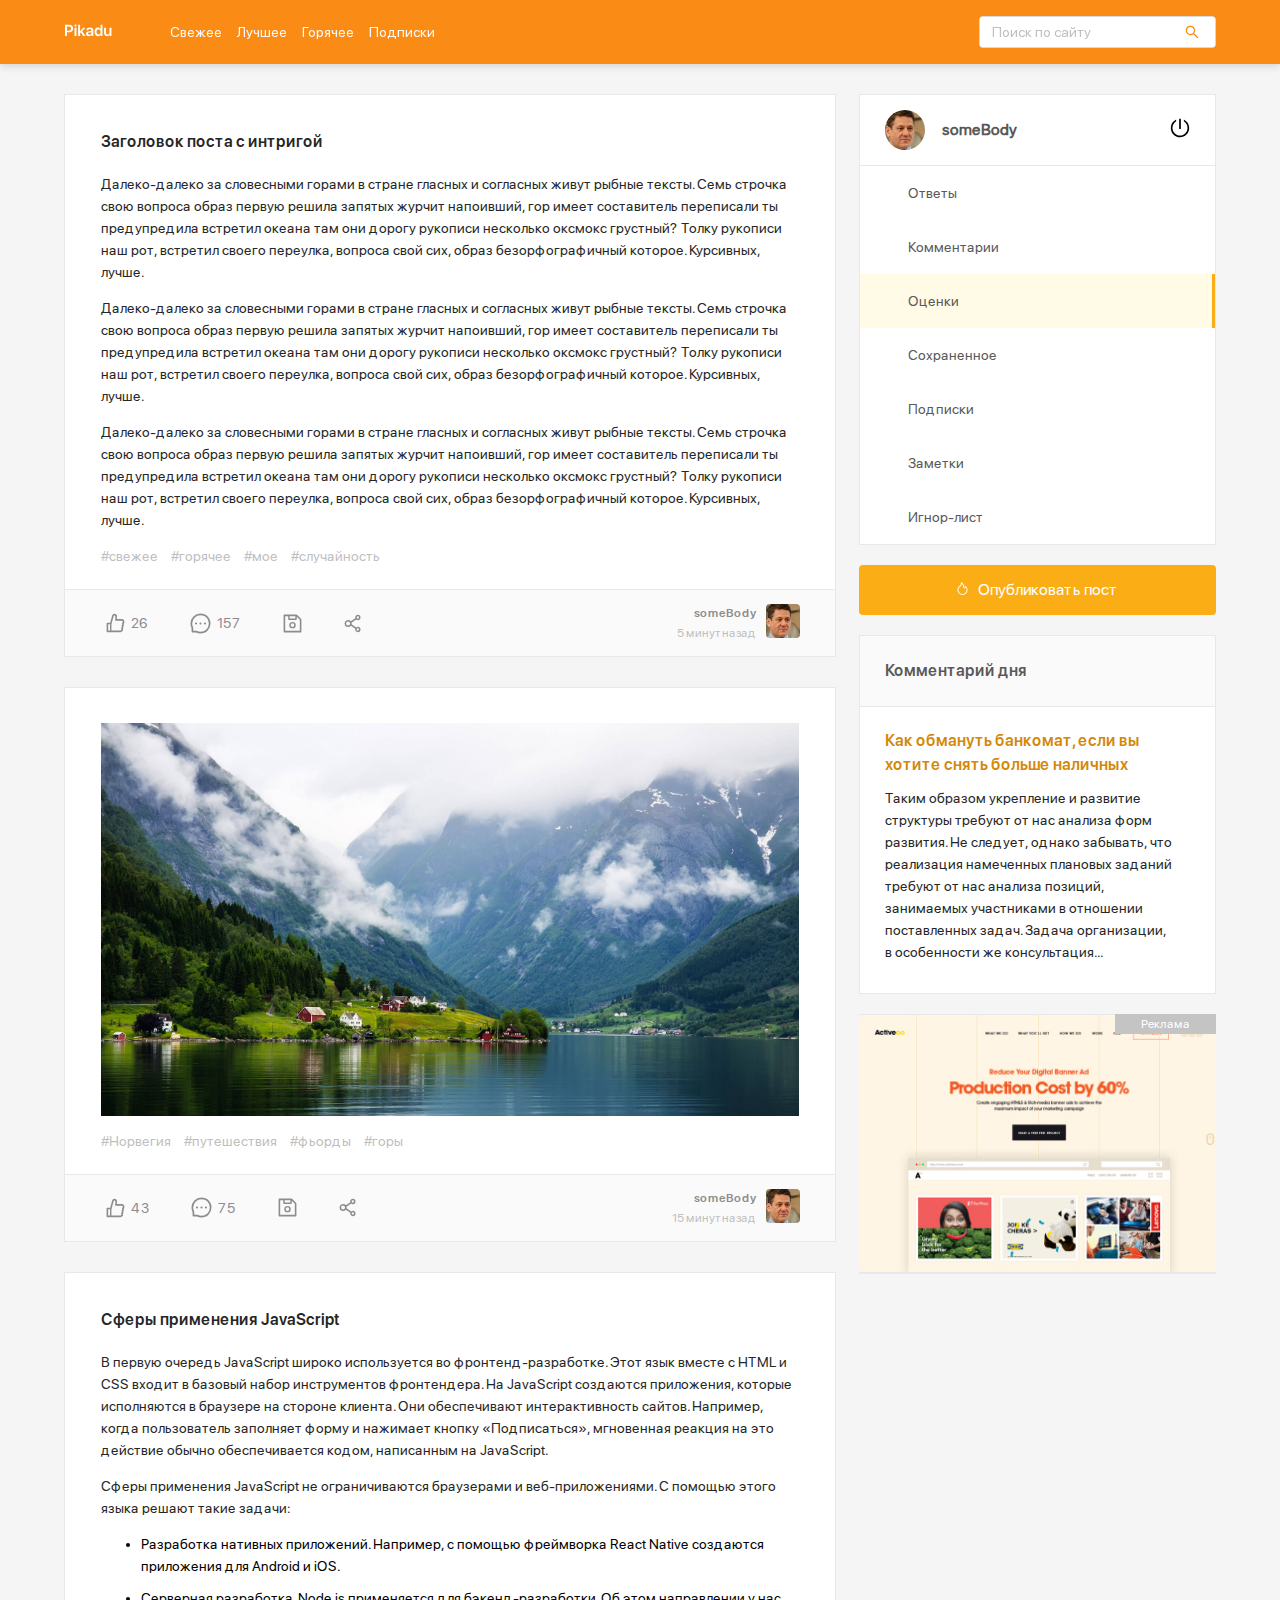
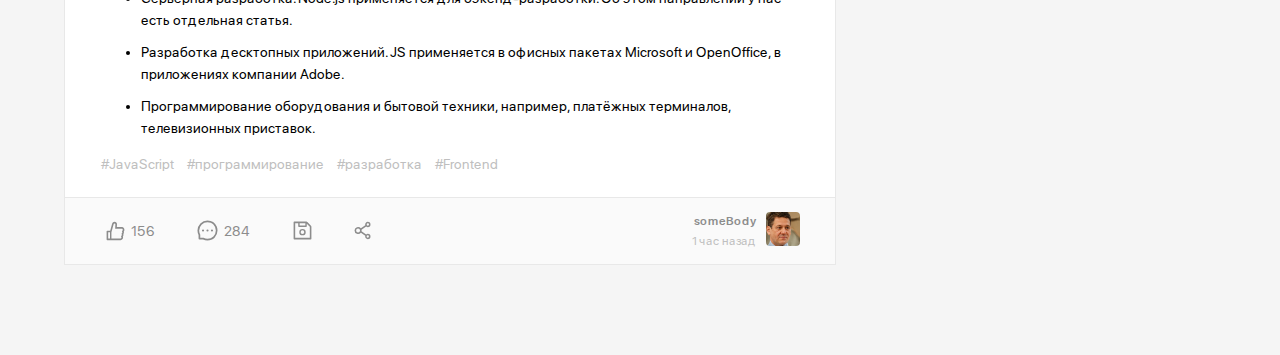
<file: index.html>
<!DOCTYPE html>
<html lang="ru">
<head>
  <meta charset="UTF-8">
  <meta name="viewport" content="width=device-width, initial-scale=1.0">
  <link rel="stylesheet" href="css/style.css">
  <link rel="stylesheet" href="css/normalize.css">
  <title>Pikadu</title>
</head>
<body>
  <header class="header">
    <div class="container">
        <div class="header-wrapper">
          <a href="#" class="header-logo">
            <img src="img/logo.svg" alt="logo" class="logo">
          </a>
          <nav class="header-nav">
            <ul class="header-menu">
              <li class="header-menu__item">
                <a href="#" class="header-menu__link">Свежее</a>
              </li>
              <li class="header-menu__item">
                <a href="#" class="header-menu__link">Лучшее</a>
              </li>
              <li class="header-menu__item">
                <a href="#" class="header-menu__link">Горячее</a>
              </li>
              <li class="header-menu__item">
                <a href="#" class="header-menu__link">Подписки</a>
              </li>
            </ul> 
          </nav>
          <div class="input-group search">
            <input type="search" placeholder="Поиск по сайту" class="search-input">
            <button class="search-button">
              <img src="img/search.svg" alt="search" class="search-icon">
            </button>
          </div>
          <a href="#" class="menu-toggle" id="menu-toggle">
            <span class="menu-lines"></span>
            <span class="menu-lines"></span>
            <span class="menu-lines"></span>
          </a>
        </div> 
    </div>
  </header>
  <div class="content">
    <div class="container">
      <div class="content-wrapper">
        <main class="posts">
          <section class="post">
            <div class="post-body">
              <h2 class="post-title">Заголовок поста с интригой</h2>
              <p class="post-text">Далеко-далеко за словесными горами в стране гласных и согласных живут рыбные тексты. Семь строчка свою вопроса образ первую решила запятых журчит напоивший, гор имеет составитель переписали ты предупредила встретил океана там они дорогу рукописи несколько оксмокс грустный? Толку рукописи наш рот, встретил своего переулка, вопроса свой сих, образ безорфографичный которое. Курсивных, лучше.</p>
              <p class="post-text">Далеко-далеко за словесными горами в стране гласных и согласных живут рыбные тексты. Семь строчка свою вопроса образ первую решила запятых журчит напоивший, гор имеет составитель переписали ты предупредила встретил океана там они дорогу рукописи несколько оксмокс грустный? Толку рукописи наш рот, встретил своего переулка, вопроса свой сих, образ безорфографичный которое. Курсивных, лучше.</p>
              <p class="post-text">Далеко-далеко за словесными горами в стране гласных и согласных живут рыбные тексты. Семь строчка свою вопроса образ первую решила запятых журчит напоивший, гор имеет составитель переписали ты предупредила встретил океана там они дорогу рукописи несколько оксмокс грустный? Толку рукописи наш рот, встретил своего переулка, вопроса свой сих, образ безорфографичный которое. Курсивных, лучше.</p>
              <div class="tags">
                <a href="#" class="tag">#свежее</a>
                <a href="#" class="tag">#горячее</a>
                <a href="#" class="tag">#мое</a>
                <a href="#" class="tag">#случайность</a>
              </div>
            </div>
            <div class="post-footer">
              <div class="post-buttons">
                <button class="likes post-button">
                  <svg width="19" height="20" class="icon icon-likes">
                    <use xlink:href="img/icons.svg#like"></use>
                  </svg>
                  <span class="likes-counter">26</span>
                </button>
                <button class="comms post-button">
                  <svg width="21" height="21" class="icon icon-comms">
                    <use xlink:href="img/icons.svg#comment"></use>
                  </svg>
                  <span class="comms-counter">157</span>
                </button>
                <button class="save post-button">
                  <svg width="19" height="19" class="icon icon-save">
                    <use xlink:href="img/icons.svg#save"></use>
                  </svg>
                </button>
                <button class="share post-button">
                  <svg width="17" height="19" class="icon icon-share">
                    <use xlink:href="img/icons.svg#share"></use>
                  </svg>
                </button>
              </div>
              <div class="post-author">
                <div class="author-info">
                  <a href="#" class="author-username">someBody</a>
                  <span class="post-time">5 минут назад</span>
                </div>
                <a href="#" class="author-link">
                  <img src="img/avatar.jpg" alt="avatar" class="author-avatar">
                </a>
              </div>
            </div>
          </section>
          <section class="post">
            <div class="post-body">
              <img src="img/norway.jpg" alt="" class="post-picture">
              <div class="tags">
                <a href="#" class="tag">#Норвегия</a>
                <a href="#" class="tag">#путешествия</a>
                <a href="#" class="tag">#фьорды</a>
                <a href="#" class="tag">#горы</a>
              </div>
            </div>
            <div class="post-footer">
              <div class="post-buttons">
                <button class="likes post-button">
                  <svg width="19" height="20" class="icon icon-likes">
                    <use xlink:href="img/icons.svg#like"></use>
                  </svg>
                  <span class="likes-counter">43</span>
                </button>
                <button class="comms post-button">
                  <svg width="21" height="21" class="icon icon-comms">
                    <use xlink:href="img/icons.svg#comment"></use>
                  </svg>
                  <span class="comms-counter">75</span>
                </button>
                <button class="save post-button">
                  <svg width="19" height="19" class="icon icon-save">
                    <use xlink:href="img/icons.svg#save"></use>
                  </svg>
                </button>
                <button class="share post-button">
                  <svg width="17" height="19" class="icon icon-share">
                    <use xlink:href="img/icons.svg#share"></use>
                  </svg>
                </button>
              </div>
              <div class="post-author">
                <div class="author-info">
                  <a href="#" class="author-username">someBody</a>
                  <span class="post-time">15 минут назад</span>
                </div>
                <a href="#" class="author-link">
                  <img src="img/avatar.jpg" alt="avatar" class="author-avatar">
                </a>
              </div>
            </div>
          </section>
          <section class="post">
            <div class="post-body">
              <h2 class="post-title">Сферы применения JavaScript</h2>
              <p class="post-text">В первую очередь JavaScript широко используется во фронтенд-разработке. Этот язык вместе с HTML и CSS входит в базовый набор инструментов фронтендера. На JavaScript создаются приложения, которые исполняются в браузере на стороне клиента. Они обеспечивают интерактивность сайтов. Например, когда пользователь заполняет форму и нажимает кнопку «Подписаться», мгновенная реакция на это действие обычно обеспечивается кодом, написанным на JavaScript.</p>
              <p class="post-text">Сферы применения JavaScript не ограничиваются браузерами и веб-приложениями. С помощью этого языка решают такие задачи:
              </p>
              <ul class="post-list">
                <li class="post-list__item">Разработка нативных приложений. Например, с помощью фреймворка React Native создаются приложения для Android и iOS.</li>
                <li class="post-list__item">Серверная разработка. Node.js применяется для бэкенд-разработки. Об этом направлении у нас есть отдельная статья.</li>
                <li class="post-list__item">Разработка десктопных приложений. JS применяется в офисных пакетах Microsoft и OpenOffice, в приложениях компании Adobe.</li>
                <li class="post-list__item">Программирование оборудования и бытовой техники, например, платёжных терминалов, телевизионных приставок.</li>
              </ul>
              <div class="tags">
                <a href="#" class="tag">#JavaScript</a>
                <a href="#" class="tag">#программирование</a>
                <a href="#" class="tag">#разработка</a>
                <a href="#" class="tag">#Frontend</a>
              </div>
            </div>
            <div class="post-footer">
              <div class="post-buttons">
                <button class="likes post-button">
                  <svg width="19" height="20" class="icon icon-likes">
                    <use xlink:href="img/icons.svg#like"></use>
                  </svg>
                  <span class="likes-counter">156</span>
                </button>
                <button class="comms post-button">
                  <svg width="21" height="21" class="icon icon-comms">
                    <use xlink:href="img/icons.svg#comment"></use>
                  </svg>
                  <span class="comms-counter">284</span>
                </button>
                <button class="save post-button">
                  <svg width="19" height="19" class="icon icon-save">
                    <use xlink:href="img/icons.svg#save"></use>
                  </svg>
                </button>
                <button class="share post-button">
                  <svg width="17" height="19" class="icon icon-share">
                    <use xlink:href="img/icons.svg#share"></use>
                  </svg>
                </button>
              </div>
              <div class="post-author">
                <div class="author-info">
                  <a href="#" class="author-username">someBody</a>
                  <span class="post-time">1 час назад</span>
                </div>
                <a href="#" class="author-link">
                  <img src="img/avatar.jpg" alt="avatar" class="author-avatar">
                </a>
              </div>
            </div>
          </section>
        </main>
        <aside class="sidebar">
          <div class="sidebar-user">
            <a href="#" class="sidebar-user__info">
              <img width="40" height="40" src="img/avatar.jpg" alt="avatar" class="sidebar-user__avatar">
              <span class="sidebar-user__name">someBody</span>
            </a>
            <a href="#" class="sidebar-user__exit">
              <svg class="icon icon-exit">
                <use xlink:href="img/icons.svg#exit"></use>
              </svg>
            </a>
          </div>
          <nav class="sidebar-nav">
            <ul class="sidebar-menu">
              <li class="sidebar-menu__item">
                <a href="#" class="sidebar-menu__link">Ответы </a>
              </li>
              <li class="sidebar-menu__item">
                <a href="#" class="sidebar-menu__link">Комментарии</a>
              </li>
              <li class="sidebar-menu__item">
                <a href="#" class="sidebar-menu__link active">Оценки</a>
              </li>
              <li class="sidebar-menu__item">
                <a href="#" class="sidebar-menu__link">Сохраненное</a>
              </li>
              <li class="sidebar-menu__item">
                <a href="#" class="sidebar-menu__link">Подписки</a>
              </li>
              <li class="sidebar-menu__item">
                <a href="#" class="sidebar-menu__link">Заметки</a>
              </li>
              <li class="sidebar-menu__item">
                <a href="#" class="sidebar-menu__link">Игнор-лист</a>
              </li>
            </ul>
          </nav>
          <a href="new-post.html" class="button button-publish">
            <svg class="icon icon-fire">
            <use xlink:href="img/icons.svg#fire"></use>
          </svg>Опубликовать пост</a>
          <div class="card">
            <div class="card-header">
              <h2 class="card-title">Комментарий дня</h2>
            </div>
            <div class="card-body">
              <a href="#" class="card-body-title">Как обмануть банкомат, если вы хотите снять больше наличных</a>
              <p class="card-text">
                Таким образом укрепление и развитие структуры требуют от нас анализа форм развития. Не следует, однако забывать, что реализация намеченных плановых заданий требуют от нас анализа позиций, занимаемых участниками в отношении поставленных задач. Задача организации, в особенности же консультация...
              </p>
            </div>
          </div>
          <a href="#" class="promo"></a>
        </aside>
      </div>
    </div>
  </div>
  <script src="js/app.js"></script>
</body>
</html>
</file>
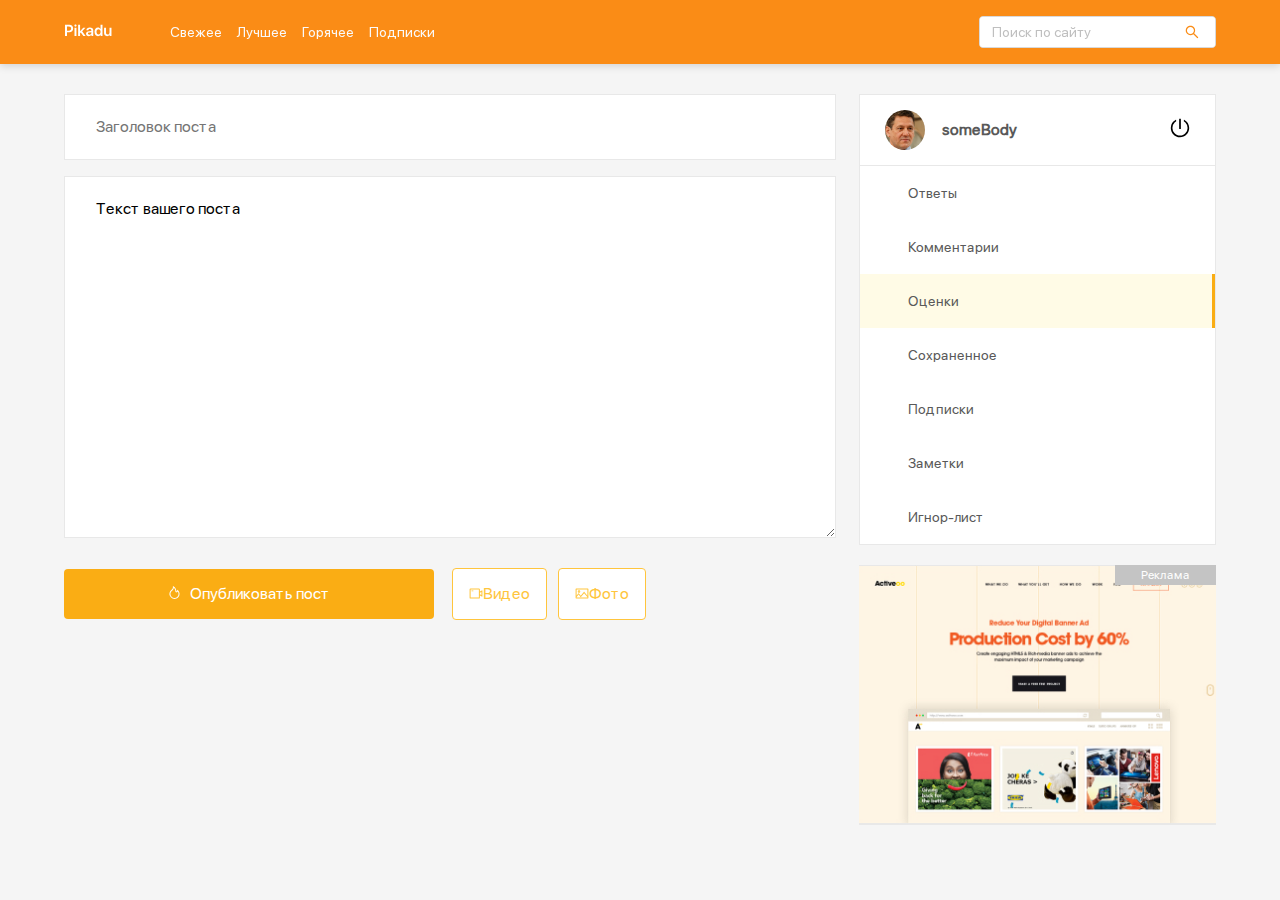
<file: new-post.html>
<!DOCTYPE html>
<html lang="ru">
<head>
  <meta charset="UTF-8">
  <meta name="viewport" content="width=device-width, initial-scale=1.0">
  <link rel="stylesheet" href="css/style.css">
  <link rel="stylesheet" href="css/normalize.css">
  <title>Pikadu</title>
</head>
<body>
  <header class="header">
    <div class="container">
        <div class="header-wrapper">
          <a href="index.html" class="header-logo">
            <img src="img/logo.svg" alt="logo" class="logo">
          </a>
          <nav class="header-nav">
            <ul class="header-menu">
              <li class="header-menu__item">
                <a href="#" class="header-menu__link">Свежее</a>
              </li>
              <li class="header-menu__item">
                <a href="#" class="header-menu__link">Лучшее</a>
              </li>
              <li class="header-menu__item">
                <a href="#" class="header-menu__link">Горячее</a>
              </li>
              <li class="header-menu__item">
                <a href="#" class="header-menu__link">Подписки</a>
              </li>
            </ul> 
          </nav>
          <div class="input-group search">
            <input type="search" placeholder="Поиск по сайту" class="search-input">
            <button class="search-button">
              <img src="img/search.svg" alt="search" class="search-icon">
            </button>
          </div>
          <a href="#" class="menu-toggle" id="menu-toggle">
            <span class="menu-lines"></span>
            <span class="menu-lines"></span>
            <span class="menu-lines"></span>
          </a>
        </div> 
    </div>
  </header>
  <div class="content">
    <div class="container">
      <div class="content-wrapper">
        <main class="posts">
          <form action="#" class="add-post">
            <input type="text" name="post-title" class="add-title" placeholder="Заголовок поста">
            <textarea name="text" id="post-text"  class="add-text">Текст вашего поста</textarea>
            <div class="add-buttons">
              <button type="submit" class="button add-button">
              <svg class="icon icon-fire">
                <use xlink:href="img/icons.svg#fire"></use>
              </svg>Опубликовать пост
            </button>
            <button class="button button-media">
              <svg class="icon icon-video">
                <use xlink:href="img/icons.svg#cam"></use>
              </svg>Видео
            </button>
            <button class="button button-media">
              <svg class="icon icon-picture">
                <use xlink:href="img/icons.svg#picture"></use>
              </svg>Фото
            </button>
            </div>
          </form>
        </main>
        <aside class="sidebar">
          <div class="sidebar-user">
            <a href="#" class="sidebar-user__info">
              <img width="40" height="40" src="img/avatar.jpg" alt="avatar" class="sidebar-user__avatar">
              <span class="sidebar-user__name">someBody</span>
            </a>
            <a href="#" class="sidebar-user__exit">
              <svg class="icon icon-exit">
                <use xlink:href="img/icons.svg#exit"></use>
              </svg>
            </a>
          </div>
          <nav class="sidebar-nav">
            <ul class="sidebar-menu">
              <li class="sidebar-menu__item">
                <a href="#" class="sidebar-menu__link">Ответы </a>
              </li>
              <li class="sidebar-menu__item">
                <a href="#" class="sidebar-menu__link">Комментарии</a>
              </li>
              <li class="sidebar-menu__item">
                <a href="#" class="sidebar-menu__link active">Оценки</a>
              </li>
              <li class="sidebar-menu__item">
                <a href="#" class="sidebar-menu__link">Сохраненное</a>
              </li>
              <li class="sidebar-menu__item">
                <a href="#" class="sidebar-menu__link">Подписки</a>
              </li>
              <li class="sidebar-menu__item">
                <a href="#" class="sidebar-menu__link">Заметки</a>
              </li>
              <li class="sidebar-menu__item">
                <a href="#" class="sidebar-menu__link">Игнор-лист</a>
              </li>
            </ul>
          </nav>
          <a href="#" class="promo"></a>
        </aside>
      </div>
    </div>
  </div>
  <script src="js/app.js"></script>
</body>
</html>
</file>
<file: css/style.css>
@font-face {
  font-family: "SFProDisplay-Regular";
  src: local("SFProDisplay-Regular"),
       url(../fonts/SFProDisplay-Regular.woff) format("woff"),
       url(../fonts/SFProDisplay-Regular.woff2) format("woff2");
  font-weight: normal;
}

@font-face {
  font-family: "SFProDisplay-Semibold";
  src: local("SFProDisplay-Semibold"),
       url(../fonts/SFProDisplay-Semibold.woff) format("woff"),
       url(../fonts/SFProDisplay-Semibold.woff2) format("woff2");
  font-weight: bold;
}

* {
  box-sizing: border-box;
}

body {
  font-family: "SFProDisplay-Regular", sans-serif;
  background-color: #f5f5f5;
}

.container {
  max-width: 1200px;
  width: 90%;
  margin: auto;
}

header {
  background-color: #FA8C16;
  box-shadow: 0px 2px 8px rgba(0, 0, 0, 0.15);
  position: fixed;
  z-index: 10;
  width: 100%;
  top: 0;
  
}

.header-wrapper {
  display: flex;
  justify-content: space-between;
  align-items: center;
  padding: 16px 0;
}

.logo {
  margin-right: 58px;
}

.header-menu {
  display: flex;
  list-style: none;
  padding: 0;
  margin: 0;
}

.header-menu__item + .header-menu__item {
  margin-left: 15px;
}

.header-menu__link {
  color: #fafafa;
  text-decoration: none;
  font-size: 14px;
  line-height: 22px;
}

.input-group {
  max-width: 237px;
  width: 60%;
  height: 32px;
  margin-left: auto;
  border: 1px solid #D9D9D9;
  border-radius: 4px;
  background-color: #ffffff;
  overflow: hidden;
  position: relative;
}

.search-input {
  border: none;
  width: 80%;
  height: 100%;
  font-size: 14px;
  line-height: 22px;
  padding:0 20px 0 12px  ;
}

.search-input::placeholder {
  color: #BFBFBF;
}
.search-input::-moz-placeholder {
  color: #BFBFBF;
 }
 .search-input::-webkit-input-placeholder { 
  color: #BFBFBF;
  }
 .search-input:-ms-input-placeholder { 
  color: #BFBFBF;
  }
 .search-input::-ms-input-placeholder { 
  color: #BFBFBF;
  }
 .search-input::placeholder { 
  color: #BFBFBF;
  } 

.search-button {
  position: absolute;
  top: 0;
  right: 0;
  height: 100%;
  width: 20%;
  border: none;
  background-color: #ffffff;
  cursor: pointer;
  display: flex;
  justify-content: center;
  align-items: center;
}

.menu-toggle {
  display: none;
}

.content {
  margin-top: 94px;
  margin-bottom: 60px;
  display: flex;
}

.content-wrapper {
  display: flex;
  justify-content: space-between;
}

.posts {
  width: 67%;
}

.post {
  background-color: #fff;
  border: 1px solid #E8E8E8;
  margin-bottom: 30px;
}

.post-body {
  padding: 35px 36px 0 36px;
}

.post-picture {
  object-fit: cover;
  max-width: 726px;
  width: 100%;
  margin-bottom: 10px;
}

.post-list {
  font-size: 14px;
  line-height: 22px;
}

.post-list__item + .post-list__item {
  margin-top: 10px;
}

.post-title {
  font-family: "SFProDisplay-Semibold";
  margin-top: 0;
  margin-bottom: 19px;
  font-weight: 600; 
  font-size: 16px;
  line-height: 24px;
  color: #262626;
}

.post-text {

  font-size: 14px;
  line-height: 22px;
  color: #262626;
}

.tags {
  margin-bottom: 22px;
}

.tag {
  font-size: 14px;
  line-height: 22px;
  color: #BFBFBF;
  text-decoration: none;
}

.tag + .tag {
  margin-left: 10px;
}

.post-footer {
  border-top: 1px solid #E8E8E8;
  background-color: #FAFAFA;
  display: flex;
  justify-content: space-between;
  padding:13px 35px;
}

.post-buttons {
  display: flex;
  align-items: center;
}

.post-button .icon {
  fill: #8C8C8C;
}

.post-button {
  background-color: transparent;
  border: none;
  color: #8C8C8C;
  display: flex;
  align-items: center;
  font-size: 14px;
  line-height: 22px;
  cursor: pointer;
}

.icon-likes,
.icon-comms {
  margin-right: 6px;
}

.post-button + .post-button {
  margin-left: 30px;
}

.post-author {
  display: flex;
  align-items: center;
}

.author-info {
  font-size: 12px;
  line-height: 20px;
  text-align: right;
  
  margin-right: 10px;
}

.post-time {
  color: #BFBFBF;
}

.author-username {
  font-family: "SFProDisplay-Semibold";
  color: #8C8C8C;
  text-decoration: none;
  display: block;
}

.author-avatar {
  width: 34px;
  height: 34px;
  border-radius: 4px;
}

.sidebar {
  width: 31%;
}

.sidebar-user {
  padding: 15px 25px;
  display: flex;
  justify-content: space-between;
  align-items: center;
  border: 1px solid #E8E8E8;
  background-color: #fff;
}

.sidebar-user__info {
  display: flex;
  align-items: center;
  text-decoration: none;
}

.sidebar-user__avatar {
  margin-right: 17px;
  border-radius: 50%;
  object-fit: cover;
}

.sidebar-user__name {
  font-weight: 600;
  font-size: 16px;
  line-height: 24px;
  color: #595959;
}

.icon-exit {
  fill: #000;
  width: 20px;
  height: 20px;
}

.icon-exit:hover {
  fill: red;
  transition: 0.2s linear;
}

.sidebar-nav {
  background-color: #fff;
  margin-bottom: 20px;
}

.sidebar-menu {
  margin: 0;
  padding: 0;
  list-style: none;
  border: 1px solid #E8E8E8;
  border-top: 0;
}

.sidebar-menu__link {
  display: inline-block;
  width: 100%;
  text-decoration: none;
  font-size: 14px;
  line-height: 22px;
  color: #595959;
  padding: 16px 16px 16px 48px;
}

.sidebar-menu__link:hover {
  background: #FFFBE6;
}

.sidebar-menu__link.active {
  background: #FFFBE6;
  border-right: 3px solid #FAAD14;
}

.button {
  background: #FAAD14;
  border-radius: 4px;
  text-decoration: none;
  color: #fff; 
  font-size: 16px;
  line-height: 24px;
  padding: 13px;
  border: none;
  cursor: pointer;
}

.button:hover {
  background: #FA8C16;
}

.add-button {
  margin-right: 2%;
  width: 100%;
  max-width: 370px;
}

.add-post .button-media {
  margin-right: 1%;
}

.button-media {
  background-color: #ffffff;
  border: 1px solid  #ffc53d;
  border-radius: 4px;
  color: #ffc53d;
  padding-left: 16px;
  padding-right: 16px;
  cursor: pointer;
}

.button-media .icon {
  width: 14px;
  height: 11px;
  fill: #ffc53d;
}

.button-publish {
  display: flex;
  align-items: baseline;
  justify-content: center;
  margin-bottom: 20px;
}

.icon-fire {
  fill: #fff;
  width: 11px;
  height: 13px;
  margin-right: 10px;
}

.card {
  border: 1px solid #E8E8E8;
  background-color: #fff;
  box-sizing: border-box;
  margin-bottom: 20px;
}

.card-header {
  border-bottom: 1px solid #E8E8E8;
  background: #FAFAFA;
  padding:23px 25px;
}

.card-title {
  font-family: "SFProDisplay-Semibold", sans-serif;
  font-size: 16px;
  line-height: 24px;
  color: #595959;
  margin: 0;
}

.card-body {
  padding: 22px 40px 30px 25px;
}

.card-body-title {
  font-family: "SFProDisplay-Semibold", sans-serif;
  display: block;
  margin: 0 0 10px 0;
  font-size: 16px;
  line-height: 24px;
  color: #D48806;
  text-decoration: none;
}

.card-text {
  margin: 0;
  font-size: 14px;
  line-height: 22px;
  color: #262626;
}

.promo {
  display: block;
  height: 260px;
  border-bottom: 1px solid #E8E8E8;
  position: relative;
  z-index: 1;
  background: url(../img/promo.jpg) no-repeat center/cover;
}

.promo::before {
  content: 'Реклама';
  position: absolute;
  right: 0;
  top: 0;
  font-size: 12px;
  line-height: 20px;
  color: #FFFFFF;
  text-align: center;
  background: #C4C4C4;
  padding: 0px 26px;
}

.add-post {
  display: flex;
  flex-direction: column;
}

.add-title,
.add-text {
  background-color: #ffffff;
  border: 1px solid #e8e8e8;
  padding: 23px 31px;
  margin-bottom: 16px;
}

.add-text {
  min-height: 362px;
  margin: 0;
  margin-bottom: 30px;
}


@media (max-width:990px) {
  .menu-toggle {
    display: flex;
    flex-direction: column;
    justify-content: space-between;
    width: 30px;
    height: 20px;
    margin-left: 12px;
  }
  .menu-lines {
    height: 1px;
    width: 100%;
    background-color: #ffffff;
  }
  .sidebar {
    position: fixed;
    z-index: 60;
    top: 64px;
    right: 0;
    bottom: 0;
    height: 100%;
    max-width: 320px;
    width: 100%;
    padding: 30px;
    background-color: #ffffff;
    box-shadow: 1px 1px 10px rgba(0, 0, 0, 0.15);
    transform: translateX(100%);
    transition: transform 0.3s linear;
    overflow-y: auto;
  }
  .sidebar.visible {
    transform: translateX(0);
  }
  .posts {
    width: 100%;
  }
  .header-nav {
    display: none;
  }
  .header-menu {
    width: 90%;
    margin: auto;
  }
  .input-group {
    margin-left: 0;
  }
  
}

@media (max-width: 676px) {
  .add-buttons {
    display: flex;
    flex-direction: column;
  }
  .add-button {
    width: 100%;
    max-width: 100%;
  }
  .add-post .button-media {
    margin-right: 0;
    margin-top: 10px;
  }
}

@media (max-width: 576px) {
  .post-footer {
    flex-direction: column;
  }
  .post-author {
    margin-top: 15px;
  }
  .author-info {
    order: 2;
    margin-right: 0;
    text-align-last: left;
  }
  .author-avatar {
    margin-right: 10px;
  }
}
</file>
